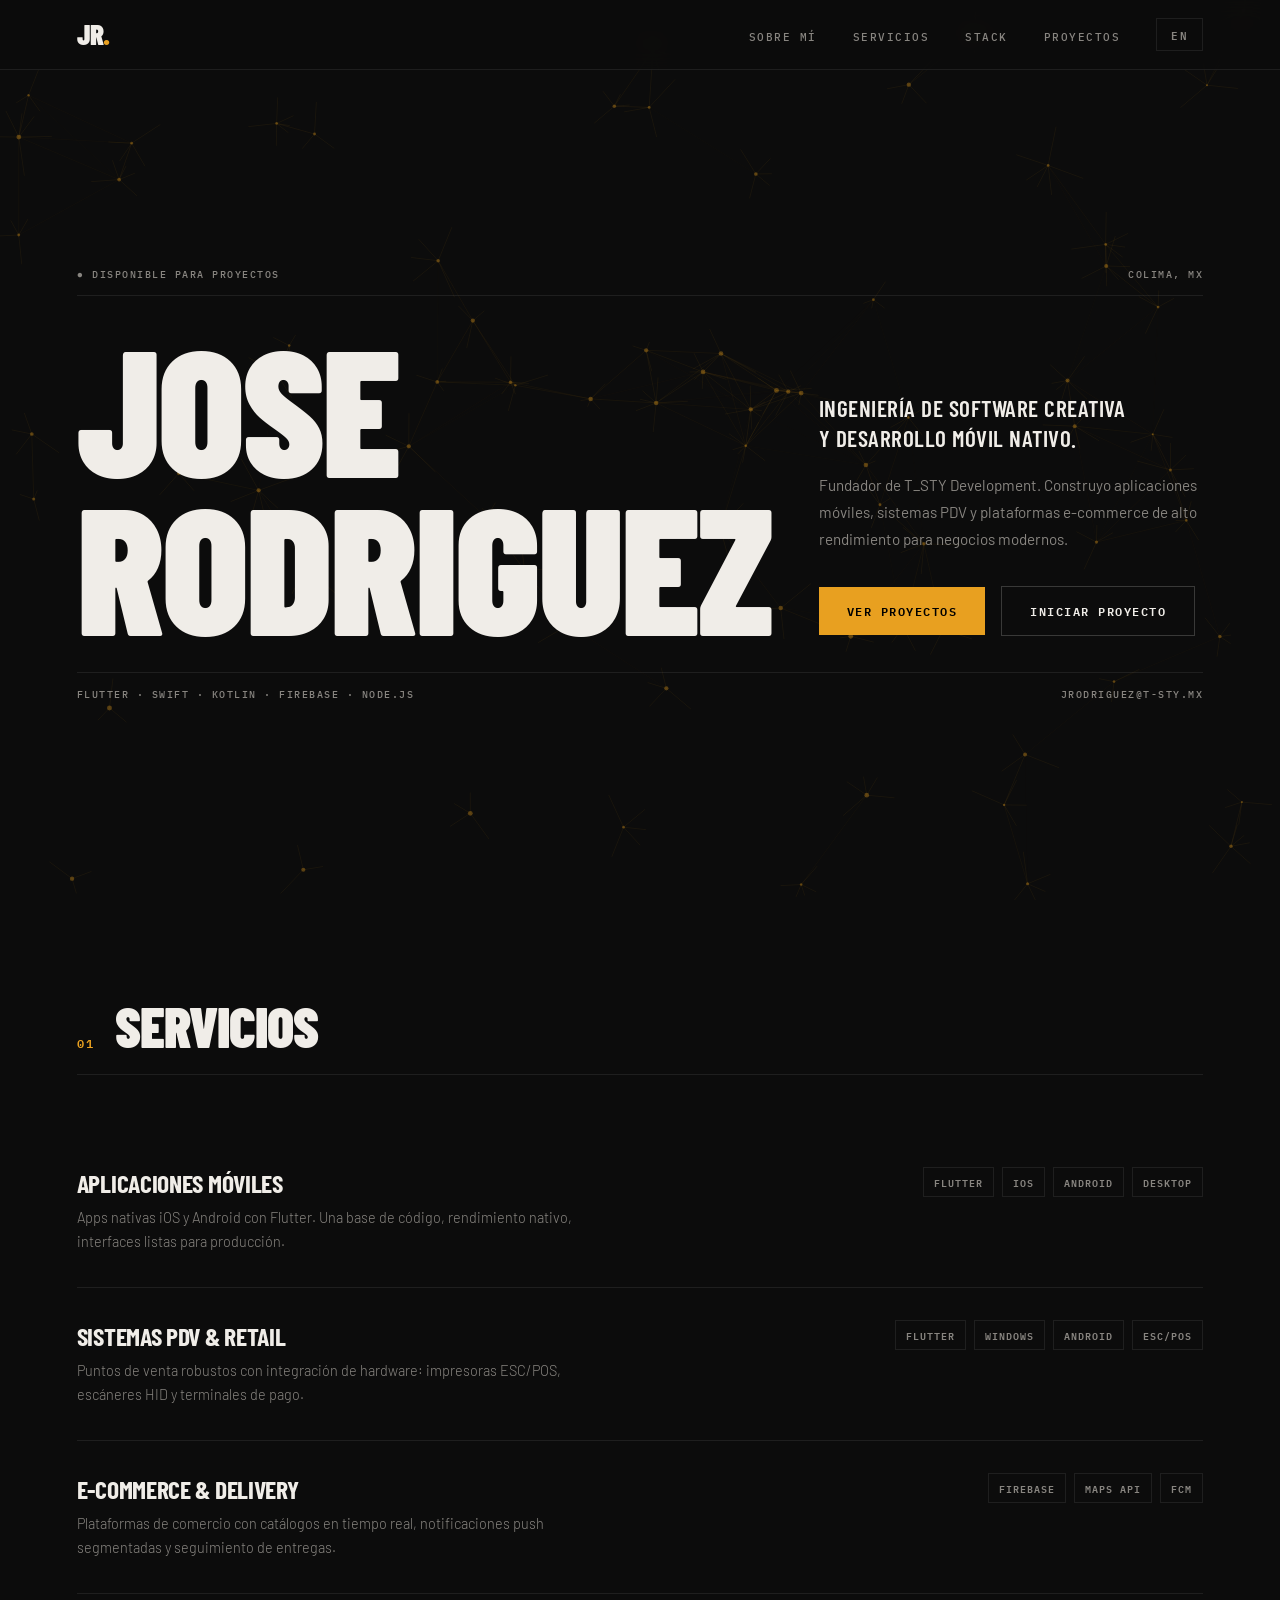
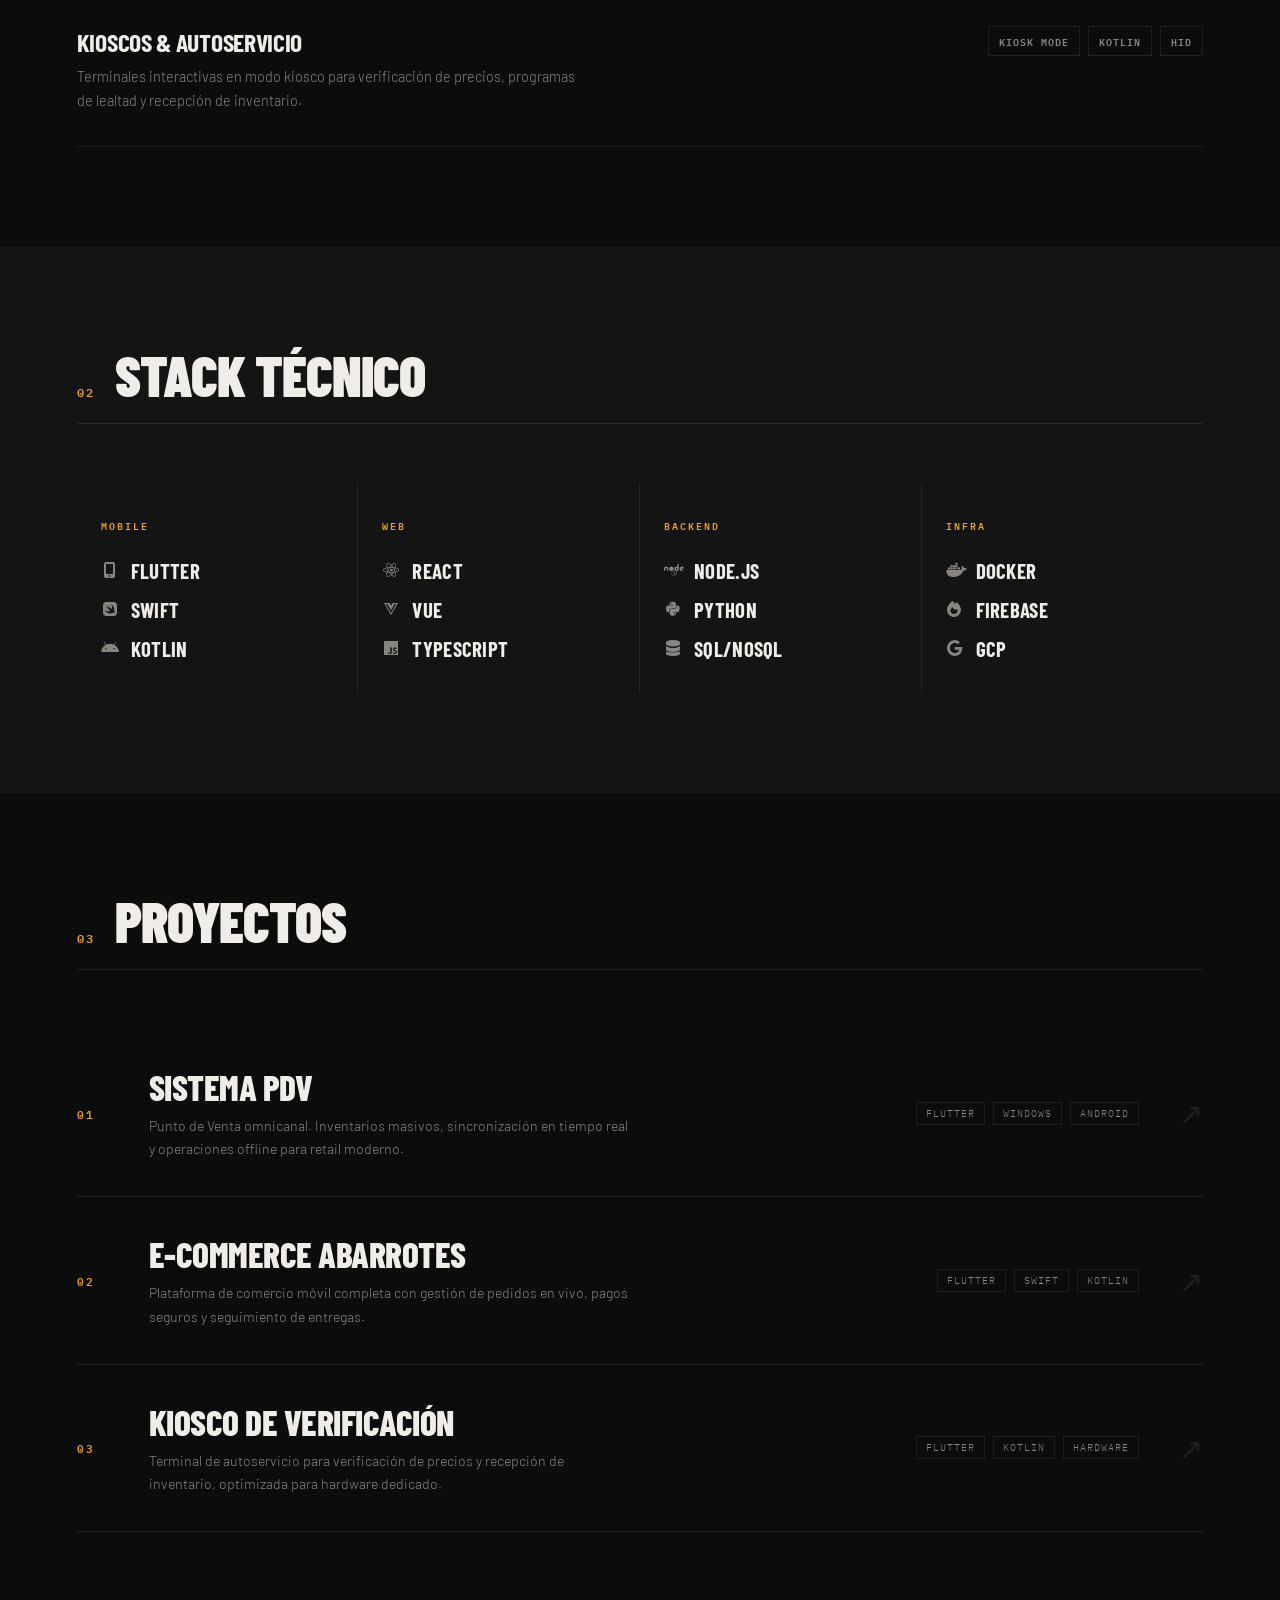
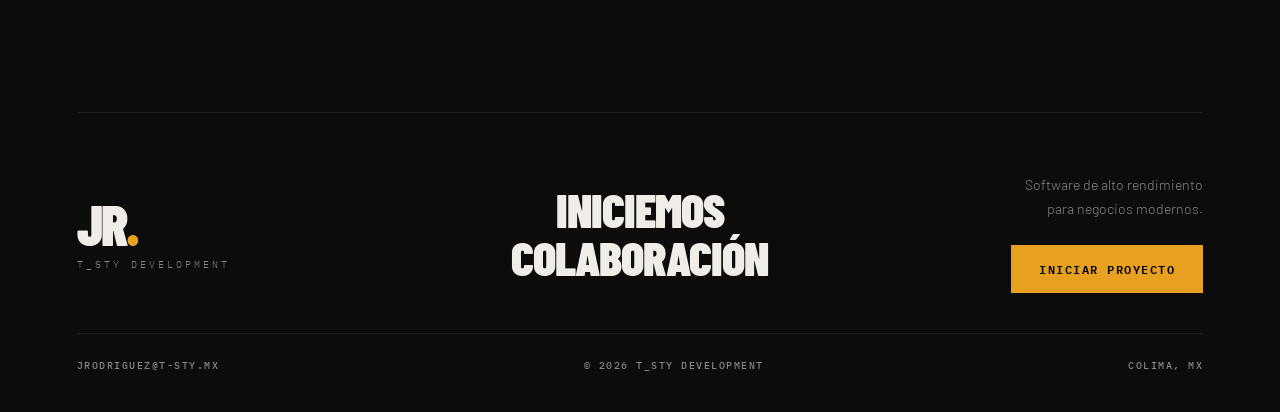
<file: index.html>
<!DOCTYPE html>
<html lang="es">
<head>
    <meta charset="UTF-8">
    <meta name="viewport" content="width=device-width, initial-scale=1.0">
    <title>Jose Rodriguez | T_STY Development</title>
    <meta name="description" content="Jose Rodriguez — Flutter & native mobile developer. Founder of JR.CORTEX Development.">
    <link href="https://fonts.googleapis.com/css2?family=Barlow+Condensed:wght@300;400;600;700;800;900&family=IBM+Plex+Mono:wght@400;500;600&family=Barlow:wght@300;400;500&display=swap" rel="stylesheet">
    <link rel="stylesheet" href="https://cdnjs.cloudflare.com/ajax/libs/font-awesome/6.4.0/css/all.min.css">
    <link rel="stylesheet" href="style.css">
</head>
<body>

    <canvas id="network-canvas"></canvas>

    <!-- NAV -->
    <nav>
        <div class="logo">JR<span class="logo-dot">.</span></div>
        <ul class="nav-links">
            <li><a href="#about" data-i18n="nav-about">SOBRE MÍ</a></li>
            <li><a href="#services" data-i18n="nav-services">SERVICIOS</a></li>
            <li><a href="#skills" data-i18n="nav-skills">STACK</a></li>
            <li><a href="#projects" data-i18n="nav-projects">PROYECTOS</a></li>
            <li><button id="lang-toggle">EN</button></li>
        </ul>
    </nav>

    <!-- HERO -->
    <header id="about" class="hero">
        <div class="hero-inner">
            <div class="hero-meta">
                <span class="mono-label" data-i18n="hero-available">● DISPONIBLE PARA PROYECTOS</span>
                <span class="mono-label">COLIMA, MX</span>
            </div>
            <div class="h-rule"></div>

            <div class="hero-name-block">
                <h1 class="hero-name">
                    <span class="name-line" style="--d:0ms">JOSE</span>
                    <span class="name-line" style="--d:80ms">RODRIGUEZ</span>
                </h1>
                <div class="hero-right">
                    <p class="hero-tagline" style="--d:200ms" data-i18n="hero-tagline">
                        Ingeniería de software creativa<br>y desarrollo móvil nativo.
                    </p>
                    <p class="hero-bio" style="--d:320ms" data-i18n="hero-bio">
                        Fundador de T_STY Development. Construyo aplicaciones
                        móviles, sistemas PDV y plataformas e-commerce de alto
                        rendimiento para negocios modernos.
                    </p>
                    <div class="hero-actions" style="--d:440ms">
                        <a href="#projects" class="cta-primary" data-i18n="btn-projects">Ver Proyectos</a>
                        <a href="#contact" class="cta-ghost" data-i18n="btn-contact">Iniciar Proyecto</a>
                    </div>
                </div>
            </div>

            <div class="h-rule"></div>
            <div class="hero-bottom-row">
                <span class="mono-label">Flutter · Swift · Kotlin · Firebase · Node.js</span>
                <a href="mailto:jrodriguez@t-sty.mx" class="mono-label email-link">jrodriguez@t-sty.mx</a>
            </div>
        </div>
    </header>

    <!-- SERVICES -->
    <section id="services" class="section">
        <div class="section-inner">
            <div class="section-header">
                <span class="section-num">01</span>
                <h2 class="section-title" data-i18n="section-services">SERVICIOS</h2>
            </div>
            <div class="services-list">
                <div class="service-row js-reveal">
                    <div class="srv-body">
                        <h3 data-i18n="srv-1-title">Aplicaciones Móviles</h3>
                        <p data-i18n="srv-1-desc">Apps nativas iOS y Android con Flutter. Una base de código, rendimiento nativo, interfaces listas para producción.</p>
                    </div>
                    <ul class="srv-tags">
                        <li>Flutter</li><li>iOS</li><li>Android</li><li>Desktop</li>
                    </ul>
                </div>
                <div class="service-row js-reveal">
                    <div class="srv-body">
                        <h3 data-i18n="srv-2-title">Sistemas PDV &amp; Retail</h3>
                        <p data-i18n="srv-2-desc">Puntos de venta robustos con integración de hardware: impresoras ESC/POS, escáneres HID y terminales de pago.</p>
                    </div>
                    <ul class="srv-tags">
                        <li>Flutter</li><li>Windows</li><li>Android</li><li>ESC/POS</li>
                    </ul>
                </div>
                <div class="service-row js-reveal">
                    <div class="srv-body">
                        <h3 data-i18n="srv-3-title">E-commerce &amp; Delivery</h3>
                        <p data-i18n="srv-3-desc">Plataformas de comercio con catálogos en tiempo real, notificaciones push segmentadas y seguimiento de entregas.</p>
                    </div>
                    <ul class="srv-tags">
                        <li>Firebase</li><li>Maps API</li><li>FCM</li>
                    </ul>
                </div>
                <div class="service-row js-reveal">
                    <div class="srv-body">
                        <h3 data-i18n="srv-4-title">Kioscos &amp; Autoservicio</h3>
                        <p data-i18n="srv-4-desc">Terminales interactivas en modo kiosco para verificación de precios, programas de lealtad y recepción de inventario.</p>
                    </div>
                    <ul class="srv-tags">
                        <li>Kiosk Mode</li><li>Kotlin</li><li>HID</li>
                    </ul>
                </div>
            </div>
        </div>
    </section>

    <!-- SKILLS -->
    <section id="skills" class="section section-alt">
        <div class="section-inner">
            <div class="section-header">
                <span class="section-num">02</span>
                <h2 class="section-title" data-i18n="section-skills">STACK TÉCNICO</h2>
            </div>
            <div class="skills-table">
                <div class="skill-group js-reveal">
                    <span class="skill-category" data-i18n="cat-mobile">MOBILE</span>
                    <div class="skill-items">
                        <div class="skill-item"><i class="fa-solid fa-mobile-screen"></i><span>Flutter</span></div>
                        <div class="skill-item"><i class="fa-brands fa-swift"></i><span>Swift</span></div>
                        <div class="skill-item"><i class="fa-brands fa-android"></i><span>Kotlin</span></div>
                    </div>
                </div>
                <div class="skill-group js-reveal">
                    <span class="skill-category" data-i18n="cat-web">WEB</span>
                    <div class="skill-items">
                        <div class="skill-item"><i class="fa-brands fa-react"></i><span>React</span></div>
                        <div class="skill-item"><i class="fa-brands fa-vuejs"></i><span>Vue</span></div>
                        <div class="skill-item"><i class="fa-brands fa-js"></i><span>TypeScript</span></div>
                    </div>
                </div>
                <div class="skill-group js-reveal">
                    <span class="skill-category" data-i18n="cat-back">BACKEND</span>
                    <div class="skill-items">
                        <div class="skill-item"><i class="fa-brands fa-node"></i><span>Node.js</span></div>
                        <div class="skill-item"><i class="fa-brands fa-python"></i><span>Python</span></div>
                        <div class="skill-item"><i class="fa-solid fa-database"></i><span>SQL/NoSQL</span></div>
                    </div>
                </div>
                <div class="skill-group js-reveal">
                    <span class="skill-category" data-i18n="cat-infra">INFRA</span>
                    <div class="skill-items">
                        <div class="skill-item"><i class="fa-brands fa-docker"></i><span>Docker</span></div>
                        <div class="skill-item"><i class="fa-solid fa-fire"></i><span>Firebase</span></div>
                        <div class="skill-item"><i class="fa-brands fa-google"></i><span>GCP</span></div>
                    </div>
                </div>
            </div>
        </div>
    </section>

    <!-- PROJECTS -->
    <section id="projects" class="section">
        <div class="section-inner">
            <div class="section-header">
                <span class="section-num">03</span>
                <h2 class="section-title" data-i18n="section-work">PROYECTOS</h2>
            </div>
            <div class="projects-list">
                <a href="pdv.html" class="project-row js-reveal">
                    <div class="proj-number">01</div>
                    <div class="proj-info">
                        <h3 class="proj-title" data-i18n="proj-1-title">Sistema PDV</h3>
                        <p class="proj-desc" data-i18n="proj-1-desc">Punto de Venta omnicanal. Inventarios masivos, sincronización en tiempo real y operaciones offline para retail moderno.</p>
                    </div>
                    <div class="proj-stack">
                        <span>Flutter</span><span>Windows</span><span>Android</span>
                    </div>
                    <span class="proj-arrow">&#8599;</span>
                </a>
                <a href="grocery.html" class="project-row js-reveal">
                    <div class="proj-number">02</div>
                    <div class="proj-info">
                        <h3 class="proj-title" data-i18n="proj-2-title">E-commerce Abarrotes</h3>
                        <p class="proj-desc" data-i18n="proj-2-desc">Plataforma de comercio móvil completa con gestión de pedidos en vivo, pagos seguros y seguimiento de entregas.</p>
                    </div>
                    <div class="proj-stack">
                        <span>Flutter</span><span>Swift</span><span>Kotlin</span>
                    </div>
                    <span class="proj-arrow">&#8599;</span>
                </a>
                <a href="kiosk.html" class="project-row js-reveal">
                    <div class="proj-number">03</div>
                    <div class="proj-info">
                        <h3 class="proj-title" data-i18n="proj-3-title">Kiosco de Verificación</h3>
                        <p class="proj-desc" data-i18n="proj-3-desc">Terminal de autoservicio para verificación de precios y recepción de inventario, optimizada para hardware dedicado.</p>
                    </div>
                    <div class="proj-stack">
                        <span>Flutter</span><span>Kotlin</span><span>Hardware</span>
                    </div>
                    <span class="proj-arrow">&#8599;</span>
                </a>
            </div>
        </div>
    </section>

    <!-- FOOTER -->
    <footer id="contact" class="footer">
        <div class="footer-inner">
            <div class="h-rule footer-rule-top"></div>
            <div class="footer-main">
                <div class="footer-left">
                    <div class="footer-logo">JR<span class="logo-dot">.</span></div>
                    <p class="footer-company">T_STY DEVELOPMENT</p>
                </div>
                <div class="footer-center">
                    <h2 class="footer-cta" data-i18n="footer-title">Iniciemos<br>Colaboración</h2>
                </div>
                <div class="footer-right">
                    <p class="footer-sub" data-i18n="footer-sub">Software de alto rendimiento<br>para negocios modernos.</p>
                    <a href="mailto:jrodriguez@t-sty.mx" class="cta-primary" data-i18n="btn-email">Iniciar Proyecto</a>
                </div>
            </div>
            <div class="h-rule footer-rule-bottom"></div>
            <div class="footer-bottom">
                <span class="mono-label">jrodriguez@t-sty.mx</span>
                <span class="mono-label">&copy; <span id="year"></span> T_STY Development</span>
                <span class="mono-label">Colima, MX</span>
            </div>
        </div>
    </footer>

    <script src="script.js"></script>
</body>
</html>
</file>
<file: style.css>
/* =====================================================
   JR.CORTEX — DARK INDUSTRIAL EDITORIAL THEME
   Fonts: Barlow Condensed (display) + IBM Plex Mono (accent) + Barlow (body)
   Palette: #0c0c0c bg · #f0ede8 text · #e8a020 amber accent · #1e1e1e surface
   ===================================================== */

:root {
    --bg:          #0c0c0c;
    --bg-alt:      #141414;
    --surface:     #1a1a1a;
    --border:      rgba(255,255,255,0.08);
    --text:        #f0ede8;
    --muted:       #888580;
    --accent:      #e8a020;
    --accent-dim:  rgba(232,160,32,0.12);
    --font-display: 'Barlow Condensed', sans-serif;
    --font-mono:    'IBM Plex Mono', monospace;
    --font-body:    'Barlow', sans-serif;
}

* { margin: 0; padding: 0; box-sizing: border-box; scroll-behavior: smooth; }
::-webkit-scrollbar { width: 0; background: transparent; }

body {
    background: var(--bg);
    color: var(--text);
    font-family: var(--font-body);
    font-weight: 300;
    overflow-x: hidden;
}

/* ── CANVAS ── */
#network-canvas {
    position: fixed; inset: 0;
    z-index: -1;
    background: var(--bg);
}

/* ── NAV ── */
nav {
    position: sticky; top: 0; z-index: 100;
    display: flex; justify-content: space-between; align-items: center;
    padding: 18px 6%;
    background: rgba(12,12,12,0.92);
    backdrop-filter: blur(12px);
    border-bottom: 1px solid var(--border);
}

.logo {
    font-family: var(--font-display);
    font-size: 1.8rem; font-weight: 900;
    letter-spacing: -1px; color: var(--text);
    line-height: 1;
}
.logo-dot { color: var(--accent); }

.nav-links {
    display: flex; gap: 36px; list-style: none; align-items: center;
}
.nav-links a {
    font-family: var(--font-mono);
    font-size: 0.68rem; font-weight: 500;
    letter-spacing: 1.5px; color: var(--muted);
    text-decoration: none; transition: color 0.2s;
}
.nav-links a:hover { color: var(--text); }

#lang-toggle {
    font-family: var(--font-mono); font-size: 0.68rem;
    font-weight: 600; letter-spacing: 1.5px;
    background: transparent; border: 1px solid var(--border);
    color: var(--muted); padding: 6px 14px; cursor: pointer;
    transition: all 0.2s;
}
#lang-toggle:hover { border-color: var(--accent); color: var(--accent); }

/* ── SHARED UTILS ── */
.h-rule {
    width: 100%; height: 1px;
    background: var(--border);
}

.mono-label {
    font-family: var(--font-mono);
    font-size: 0.65rem; font-weight: 500;
    letter-spacing: 1.5px; color: var(--muted);
    text-transform: uppercase;
}

.email-link {
    color: var(--muted); text-decoration: none;
    transition: color 0.2s;
}
.email-link:hover { color: var(--accent); }

/* ── CTAs ── */
.cta-primary {
    display: inline-block;
    font-family: var(--font-mono); font-size: 0.72rem;
    font-weight: 600; letter-spacing: 1.5px;
    background: var(--accent); color: #000;
    padding: 14px 28px; text-decoration: none;
    text-transform: uppercase;
    transition: background 0.2s, transform 0.2s;
}
.cta-primary:hover { background: #f0b030; transform: translateY(-1px); }

.cta-ghost {
    display: inline-block;
    font-family: var(--font-mono); font-size: 0.72rem;
    font-weight: 600; letter-spacing: 1.5px;
    background: transparent;
    border: 1px solid rgba(240,237,232,0.2);
    color: var(--text);
    padding: 14px 28px; text-decoration: none;
    text-transform: uppercase; margin-left: 16px;
    transition: border-color 0.2s, color 0.2s;
}
.cta-ghost:hover { border-color: var(--text); }

/* ── HERO ── */
.hero {
    min-height: 92vh;
    display: flex; align-items: center;
    padding: 0 6%;
}

.hero-inner { width: 100%; }

.hero-meta {
    display: flex; justify-content: space-between; align-items: center;
    padding: 14px 0;
}

/* ── NAME BLOCK ── */
.hero-name-block {
    display: flex;
    align-items: flex-end;
    gap: 48px;
    padding: 32px 0 28px;
}

.hero-name {
    display: flex; flex-direction: column;
    font-family: var(--font-display);
    font-weight: 900;
    font-size: clamp(5.5rem, 14vw, 14rem);
    line-height: 0.88;
    letter-spacing: -3px;
    color: var(--text);
    flex-shrink: 0;
}

/* Staggered reveal */
.name-line {
    display: block;
    opacity: 0;
    transform: translateY(40px);
    animation: slideUp 0.7s cubic-bezier(0.22,1,0.36,1) forwards;
    animation-delay: var(--d);
}

@keyframes slideUp {
    to { opacity: 1; transform: translateY(0); }
}

.hero-right {
    padding-bottom: 8px;
    max-width: 420px;
    opacity: 0;
    animation: fadeIn 0.6s ease forwards;
    animation-delay: 500ms;
}

@keyframes fadeIn {
    to { opacity: 1; }
}

.hero-tagline {
    font-family: var(--font-display);
    font-size: 1.45rem; font-weight: 600;
    color: var(--text); line-height: 1.3;
    margin-bottom: 18px;
    text-transform: uppercase; letter-spacing: 0.5px;
}

.hero-bio {
    font-size: 0.95rem; font-weight: 400;
    color: var(--muted); line-height: 1.8;
    margin-bottom: 32px;
}

.hero-actions {
    display: flex; align-items: center; flex-wrap: wrap; gap: 0;
}

.hero-bottom-row {
    display: flex; justify-content: space-between; align-items: center;
    padding: 14px 0;
}

/* ── SECTION SHARED ── */
.section { padding: 100px 6%; }
.section-alt { background: var(--bg-alt); }

.section-inner { max-width: 1200px; margin: 0 auto; }

.section-header {
    display: flex; align-items: baseline; gap: 20px;
    margin-bottom: 60px;
    border-bottom: 1px solid var(--border);
    padding-bottom: 20px;
}

.section-num {
    font-family: var(--font-mono);
    font-size: 0.72rem; font-weight: 600;
    color: var(--accent); letter-spacing: 2px;
}

.section-title {
    font-family: var(--font-display);
    font-size: 3.5rem; font-weight: 900;
    letter-spacing: -1px; color: var(--text);
    line-height: 1;
    text-transform: uppercase;
}

/* ── SERVICES ── */
.services-list { display: flex; flex-direction: column; }

.service-row {
    display: flex; align-items: flex-start;
    gap: 40px;
    padding: 32px 0;
    border-bottom: 1px solid var(--border);
    opacity: 0; transform: translateY(24px);
    transition: opacity 0.5s ease, transform 0.5s ease;
}
.service-row.visible { opacity: 1; transform: translateY(0); }

.srv-body { flex: 1; }
.srv-body h3 {
    font-family: var(--font-display);
    font-size: 1.6rem; font-weight: 700;
    color: var(--text); letter-spacing: -0.3px;
    margin-bottom: 8px; text-transform: uppercase;
    transition: color 0.2s;
}
.service-row:hover .srv-body h3 { color: var(--accent); }
.srv-body p {
    font-size: 0.9rem; color: var(--muted);
    line-height: 1.7; max-width: 500px;
}

.srv-tags {
    list-style: none;
    display: flex; flex-wrap: wrap; gap: 8px;
    align-self: flex-start;
    min-width: 200px; justify-content: flex-end;
}
.srv-tags li {
    font-family: var(--font-mono);
    font-size: 0.62rem; font-weight: 600;
    letter-spacing: 1px; text-transform: uppercase;
    border: 1px solid var(--border);
    color: var(--muted); padding: 5px 10px;
    transition: border-color 0.2s, color 0.2s;
}
.service-row:hover .srv-tags li { border-color: rgba(232,160,32,0.3); color: var(--accent); }

/* ── SKILLS ── */
.skills-table {
    display: grid;
    grid-template-columns: repeat(4, 1fr);
    gap: 0;
}

.skill-group {
    padding: 32px 24px;
    border-right: 1px solid var(--border);
    opacity: 0; transform: translateY(20px);
    transition: opacity 0.5s ease, transform 0.5s ease;
}
.skill-group:last-child { border-right: none; }
.skill-group.visible { opacity: 1; transform: translateY(0); }

.skill-category {
    display: block;
    font-family: var(--font-mono); font-size: 0.6rem;
    font-weight: 600; letter-spacing: 2px;
    color: var(--accent); margin-bottom: 24px;
    text-transform: uppercase;
}

.skill-items { display: flex; flex-direction: column; gap: 14px; }

.skill-item {
    display: flex; align-items: center; gap: 12px;
    font-family: var(--font-display);
    font-size: 1.3rem; font-weight: 700;
    color: var(--text); letter-spacing: 0.3px;
    text-transform: uppercase;
    transition: color 0.2s;
}
.skill-group:hover .skill-item { color: var(--muted); }
.skill-group:hover .skill-item:hover { color: var(--text); }

.skill-item i {
    font-size: 1rem; color: var(--muted);
    width: 18px; text-align: center;
    transition: color 0.2s;
}
.skill-item:hover i { color: var(--accent); }

/* ── PROJECTS ── */
.projects-list { display: flex; flex-direction: column; }

.project-row {
    display: flex; align-items: center; gap: 40px;
    padding: 36px 0;
    border-bottom: 1px solid var(--border);
    text-decoration: none; color: inherit;
    opacity: 0; transform: translateX(-20px);
    transition: opacity 0.5s ease, transform 0.5s ease, background 0.3s;
}
.project-row.visible { opacity: 1; transform: translateX(0); }
.project-row:hover { background: rgba(255,255,255,0.02); margin: 0 -24px; padding-left: 24px; padding-right: 24px; }

.proj-number {
    font-family: var(--font-mono);
    font-size: 0.68rem; font-weight: 600;
    color: var(--accent); letter-spacing: 2px;
    flex-shrink: 0; width: 32px;
}

.proj-info { flex: 1; }
.proj-title {
    font-family: var(--font-display);
    font-size: 2.2rem; font-weight: 800;
    letter-spacing: -0.5px; color: var(--text);
    text-transform: uppercase; margin-bottom: 6px;
    transition: color 0.2s;
}
.project-row:hover .proj-title { color: var(--accent); }

.proj-desc {
    font-size: 0.88rem; color: var(--muted);
    line-height: 1.65; max-width: 480px;
}

.proj-stack {
    display: flex; flex-wrap: wrap; gap: 8px;
    min-width: 180px; justify-content: flex-end;
}
.proj-stack span {
    font-family: var(--font-mono);
    font-size: 0.6rem; letter-spacing: 1px;
    color: var(--muted); text-transform: uppercase;
    border: 1px solid var(--border);
    padding: 4px 9px;
}

.proj-arrow {
    font-size: 1.8rem;
    color: var(--border); flex-shrink: 0;
    transition: color 0.2s, transform 0.2s;
}
.project-row:hover .proj-arrow {
    color: var(--accent);
    transform: translate(3px, -3px);
}

/* ── FOOTER ── */
.footer {
    background: var(--bg);
    padding: 80px 6% 40px;
}
.footer-inner { max-width: 1200px; margin: 0 auto; }

.footer-rule-top { margin-bottom: 60px; }
.footer-rule-bottom { margin: 40px 0 24px; }

.footer-main {
    display: grid;
    grid-template-columns: 1fr 1fr 1fr;
    align-items: center;
    gap: 40px;
}

.footer-logo {
    font-family: var(--font-display);
    font-size: 3.5rem; font-weight: 900;
    color: var(--text); letter-spacing: -2px;
    line-height: 1;
}

.footer-company {
    font-family: var(--font-mono);
    font-size: 0.6rem; letter-spacing: 3px;
    color: var(--muted); margin-top: 6px;
    text-transform: uppercase;
}

.footer-cta {
    font-family: var(--font-display);
    font-size: 3rem; font-weight: 900;
    color: var(--text); line-height: 1;
    text-align: center; letter-spacing: -1px;
    text-transform: uppercase;
}

.footer-right { text-align: right; }
.footer-sub {
    font-size: 0.88rem; color: var(--muted);
    line-height: 1.7; margin-bottom: 24px;
}

.footer-bottom {
    display: flex; justify-content: space-between; align-items: center;
}

/* ── SCROLL REVEAL ── */
.js-reveal {
    opacity: 0; transform: translateY(24px);
    transition: opacity 0.6s ease, transform 0.6s ease;
}
.js-reveal.visible { opacity: 1; transform: translateY(0); }

/* ── RESPONSIVE ── */
@media (max-width: 1024px) {
    .skills-table { grid-template-columns: repeat(2, 1fr); }
    .skill-group:nth-child(2) { border-right: none; }
    .skill-group:nth-child(3) { border-right: 1px solid var(--border); border-top: 1px solid var(--border); }
    .skill-group:nth-child(4) { border-right: none; border-top: 1px solid var(--border); }
    .footer-main { grid-template-columns: 1fr 1fr; }
    .footer-center { grid-column: 1 / -1; text-align: center; }
    .footer-right { text-align: left; }
}

@media (max-width: 768px) {
    nav { padding: 16px 5%; }
    .nav-links { gap: 18px; }
    .nav-links a, .nav-links li:not(:last-child) { display: none; }
    .nav-links li:last-child { display: flex; }

    .hero { padding: 40px 5%; }
    .hero-name-block { flex-direction: column; align-items: flex-start; gap: 24px; }
    .hero-name { font-size: clamp(4rem, 18vw, 7rem); letter-spacing: -2px; }
    .hero-right { max-width: 100%; }
    .hero-actions { flex-direction: column; gap: 12px; }
    .cta-ghost { margin-left: 0; }
    .hero-bottom-row { flex-direction: column; gap: 8px; align-items: flex-start; }

    .section { padding: 70px 5%; }
    .section-title { font-size: 2.5rem; }
    .skills-table { grid-template-columns: 1fr 1fr; }
    .service-row { flex-direction: column; gap: 20px; }
    .srv-tags { justify-content: flex-start; }
    .project-row { flex-wrap: wrap; gap: 20px; }
    .proj-stack { justify-content: flex-start; }
    .footer-main { grid-template-columns: 1fr; text-align: left; }
    .footer-right { text-align: left; }
    .footer-cta { font-size: 2rem; text-align: left; }
    .footer-bottom { flex-direction: column; gap: 8px; align-items: flex-start; }
}

/* ============================================================
   DEVICE EMULATOR STYLES — used by pdv.html / grocery.html / kiosk.html
   ============================================================ */

.device-screen { background: #000; width: 100%; height: 100%; overflow: hidden; position: relative; border-radius: 4px; }
.app-poster { width: 100%; height: 100%; position: absolute; top:0; left:0; cursor: pointer; z-index: 20; }
.app-poster img { width: 100%; height: 100%; object-fit: cover; opacity: 0.8; transition: 0.3s; }
.app-poster:hover img { opacity: 0.6; }
.play-overlay { position: absolute; top: 50%; left: 50%; transform: translate(-50%, -50%); }
.launch-btn {
    background: #e8a020; color: #000; border: none; padding: 15px 30px;
    font-size: 1.1rem; font-weight: 700; cursor: pointer;
    box-shadow: 0 10px 20px rgba(232,160,32,0.3);
    transition: 0.2s; display: flex; align-items: center; gap: 10px;
    font-family: 'IBM Plex Mono', monospace; letter-spacing: 1px; text-transform: uppercase;
}
.launch-btn:hover { transform: scale(1.05); background: #f0b030; }
#app-frame { width: 100%; height: 100%; display: none; background: #fff; border: none; }
.device-camera { width: 12px; height: 12px; background: #333; border-radius: 50%; position: absolute; top: 8px; left: 50%; transform: translateX(-50%); z-index: 5; }

/* DESK LAYOUT */
.desk-surface { display: flex; justify-content: center; align-items: flex-end; gap: 40px; padding-bottom: 0px; border-bottom: 4px solid #333; margin-bottom: 40px; width: 100%; }
.peripheral { position: relative; z-index: 2; }

/* PRINTER */
.printer-unit { width: 160px; margin-bottom: 0; position: relative; flex-shrink: 0; }
.printer-body { width: 160px; height: 110px; background: linear-gradient(to bottom, #2d2d2d, #1a1a1a); border-radius: 12px 12px 0 0; position: relative; box-shadow: inset 0 1px 0 rgba(255,255,255,0.1); }
.paper-exit { width: 120px; height: 8px; background: #000; margin: 0 auto; border-radius: 0 0 4px 4px; }
.led-light { position: absolute; bottom: 15px; right: 15px; width: 6px; height: 6px; background: #00ff00; border-radius: 50%; box-shadow: 0 0 8px #00ff00; }
.brand-label { position: absolute; bottom: 15px; left: 15px; color: #555; font-weight: bold; font-size: 0.7rem; font-family: sans-serif; }
.receipt { width: 100px; background: #fff; margin: 0 auto; padding: 10px; font-family: 'Courier New', monospace; font-size: 0.55rem; color: #333; position: absolute; bottom: 110px; left: 30px; box-shadow: 0 -5px 15px rgba(0,0,0,0.1); transform: rotate(-1deg); z-index: 1; }
.jagged-edge { position: absolute; top: -5px; left: 0; width: 100%; height: 5px; background: radial-gradient(circle, transparent 50%, #fff 50%); background-size: 10px 10px; background-position: 0 5px; }

/* POS SCREEN */
.frame-pos { width: 100%; max-width: 700px; aspect-ratio: 16 / 10; background: #111; border-radius: 16px; border: 1px solid #333; padding: 15px; position: relative; box-shadow: 0 10px 40px rgba(0,0,0,0.2); margin-bottom: 25px; flex-shrink: 0; overflow: hidden; }
.frame-pos .device-screen { width: 1280px; height: 800px; position: absolute; top: 50%; left: 50%; transform: translate(-50%, -50%) scale(0.508); transform-origin: center center; z-index: 10; }
.frame-pos::after { content: ''; position: absolute; bottom: -25px; left: 30%; width: 40%; height: 25px; background: linear-gradient(to right, #222, #111, #222); z-index: -1; transform: perspective(100px) rotateX(10deg); }
.frame-pos::before { content: ''; position: absolute; bottom: -25px; left: 25%; width: 50%; height: 5px; background: #000; border-radius: 10px; z-index: -1; }
.device-logo { position: absolute; bottom: 2px; left: 50%; transform: translateX(-50%); color: #444; font-weight: bold; font-size: 0.6rem; letter-spacing: 2px; z-index: 20; }

/* SCANNER */
.scanner-unit { width: 100px; height: 160px; position: relative; margin-bottom: 0; flex-shrink: 0; }
.scanner-gun { position: relative; top: 10px; transform: rotate(-15deg); z-index: 5; }
.scanner-head { width: 70px; height: 50px; background: linear-gradient(to bottom, #333, #222); border-radius: 8px 15px 5px 8px; position: absolute; top: 0; left: 0; }
.scanner-glass { width: 10px; height: 36px; background: #111; position: absolute; right: -2px; top: 7px; border-left: 1px solid #444; }
.laser-beam { width: 100%; height: 2px; background: red; position: absolute; top: 50%; box-shadow: 0 0 5px red; opacity: 0.8; }
.scanner-handle { width: 32px; height: 80px; background: linear-gradient(to right, #2a2a2a, #1a1a1a); border-radius: 0 0 15px 15px; position: absolute; top: 45px; left: 10px; transform: rotate(15deg); }
.scanner-trigger { width: 8px; height: 20px; background: #000; position: absolute; top: 5px; right: -4px; border-radius: 2px; }
.scanner-neck { width: 40px; height: 20px; background: #222; position: absolute; top: 35px; left: 5px; border-radius: 5px; }
.scanner-base { width: 80px; height: 40px; background: #111; border-radius: 10px 10px 0 0; position: absolute; bottom: 0; left: 10px; z-index: 1; border-bottom: 2px solid #333; }
.base-slot { width: 50px; height: 10px; background: #000; margin: 5px auto; border-radius: 10px; }

/* MOBILE FLAGSHIP */
.frame-mobile { width: 360px; height: 740px; background: #1a1a1a; border-radius: 45px; padding: 12px; position: relative; box-shadow: 0 0 0 2px #333, 0 0 0 4px #555, 0 30px 60px rgba(0,0,0,0.4); margin: 0 auto; border: 1px solid #000; }
.frame-mobile .device-screen { width: 100%; height: 100%; background: #000; border-radius: 35px; overflow: hidden; position: relative; }
.frame-mobile .app-poster img { border-radius: 35px; }
.dynamic-island { position: absolute; top: 22px; left: 50%; transform: translateX(-50%); width: 100px; height: 28px; background: #000; border-radius: 20px; z-index: 50; }
.side-btn { position: absolute; background: #2a2a2a; border-radius: 4px 0 0 4px; left: -6px; width: 4px; box-shadow: inset -1px 0 2px rgba(0,0,0,0.5); }
.btn-vol-up { top: 120px; height: 40px; }
.btn-vol-down { top: 170px; height: 40px; }
.btn-power { top: 140px; height: 60px; right: -6px; left: auto; border-radius: 0 4px 4px 0; }

/* KIOSK */
.frame-kiosk { width: 100%; max-width: 720px; height: 520px; background: #2d3748; border-radius: 24px; padding: 20px 20px 70px 20px; position: relative; box-shadow: 0 0 0 4px #1a202c, 0 20px 50px rgba(0,0,0,0.4); margin: 0 auto; border: 1px solid #4a5568; z-index: 10; flex-shrink: 0; overflow: hidden; }
.frame-kiosk .device-screen { width: 1280px; height: 800px; background: #000; border-radius: 4px; border: 2px solid #1a202c; position: absolute; top: 45%; left: 50%; transform: translate(-50%, -50%) scale(0.53); transform-origin: center center; z-index: 10; }
.kiosk-header { position: absolute; top: 8px; left: 0; width: 100%; display: flex; justify-content: center; gap: 20px; z-index: 20; }
.kiosk-camera { width: 8px; height: 8px; background: #1a202c; border-radius: 50%; }
.kiosk-sensor { width: 50px; height: 6px; background: #1a202c; border-radius: 4px; }
.frame-kiosk::after { content: ''; position: absolute; bottom: -60px; left: 50%; transform: translateX(-50%); width: 200px; height: 70px; background: linear-gradient(to right, #1a202c, #2d3748, #1a202c); z-index: -1; border-radius: 0 0 20px 20px; }
.frame-kiosk::before { content: ''; position: absolute; bottom: -80px; left: 50%; transform: translateX(-50%); width: 360px; height: 25px; background: #1a202c; border-radius: 50%; box-shadow: 0 10px 30px rgba(0,0,0,0.5); z-index: -2; border-top: 2px solid #4a5568; }
.kiosk-scanner-module { position: absolute; bottom: 15px; left: 50%; transform: translateX(-50%); text-align: center; width: 100%; z-index: 20; }
.scan-window { width: 140px; height: 25px; background: #000; margin: 0 auto 4px auto; border-radius: 4px; position: relative; border: 1px solid #444; overflow: hidden; box-shadow: inset 0 0 10px rgba(0,0,0,0.8); }
.scan-laser { position: absolute; top: 50%; left: 5%; width: 90%; height: 2px; background: #e8a020; box-shadow: 0 0 10px #e8a020; animation: scanPulse 2s infinite; }
.scan-label { font-size: 0.55rem; color: #718096; letter-spacing: 3px; font-weight: bold; text-transform: uppercase; }
.kiosk-branding { position: absolute; bottom: 42px; left: 50%; transform: translateX(-50%); width: 60px; z-index: 20; display: flex; justify-content: center; }
.kiosk-branding img { width: 100%; height: auto; opacity: 0.7; }

@keyframes scanPulse {
    0%, 100% { opacity: 1; } 50% { opacity: 0.2; }
}

/* DOCUMENTATION STYLES — pdv / grocery / kiosk subpages */
.doc-container { max-width: 1000px; margin: 0 auto; padding-bottom: 100px; text-align: left; }
.credentials-card { background: #1a1a1a; color: #f0ede8; padding: 30px; border-radius: 0; margin: 40px 0 60px 0; border: 1px solid rgba(232,160,32,0.2); border-left: 3px solid #e8a020; }
.cred-header { display: flex; align-items: center; gap: 10px; margin-bottom: 10px; color: #e8a020; font-family: 'IBM Plex Mono', monospace; }
.creds-grid { display: grid; grid-template-columns: repeat(auto-fit, minmax(200px, 1fr)); gap: 20px; margin-top: 20px; }
.cred-item { background: rgba(255,255,255,0.03); padding: 15px; border-left: 2px solid #e8a020; }
.cred-label { display: block; font-size: 0.65rem; text-transform: uppercase; letter-spacing: 1.5px; color: #888580; font-family: 'IBM Plex Mono', monospace; margin-bottom: 6px; }
.cred-value { font-family: 'IBM Plex Mono', monospace; font-size: 1.05rem; font-weight: 600; color: #f0ede8; letter-spacing: 1px; }
.doc-grid { display: grid; grid-template-columns: repeat(auto-fit, minmax(400px, 1fr)); gap: 30px; margin-top: 40px; }
.doc-card { background: #141414; padding: 30px; border: 1px solid rgba(255,255,255,0.06); transition: border-color 0.3s; }
.doc-card:hover { border-color: rgba(232,160,32,0.3); }
.doc-icon { font-size: 1.5rem; color: #e8a020; margin-bottom: 20px; }
.doc-card h3 { font-family: 'Barlow Condensed', sans-serif; font-size: 1.3rem; font-weight: 700; text-transform: uppercase; margin-bottom: 10px; color: #f0ede8; letter-spacing: 0.5px; }
.doc-card p { color: #888580; line-height: 1.65; font-size: 0.9rem; }
.text-left { text-align: left; }
.doc-section h2 { font-family: 'Barlow Condensed', sans-serif; font-size: 2rem; font-weight: 800; text-transform: uppercase; margin-bottom: 20px; color: #f0ede8; border-bottom: 1px solid rgba(255,255,255,0.08); padding-bottom: 12px; display: inline-block; letter-spacing: -0.5px; }
.doc-section p { font-size: 1rem; line-height: 1.85; color: #888580; max-width: 900px; }
.tech-spec-list { list-style: none; padding: 0; }
.tech-spec-list li { padding: 14px 0; border-bottom: 1px solid rgba(255,255,255,0.05); color: #888580; font-size: 0.95rem; font-family: 'IBM Plex Mono', monospace; }
.tech-spec-list li strong { color: #e8a020; margin-right: 12px; }

/* Subpage nav/body overrides */
body.subpage { background: #0c0c0c; color: #f0ede8; }

@media (max-width: 768px) { .doc-grid { grid-template-columns: 1fr; } .creds-grid { grid-template-columns: 1fr; } }

/* ── SUBPAGE DARK OVERRIDES ── */
body[style*="background: #0c0c0c"] nav {
    background: rgba(12,12,12,0.95);
    border-bottom: 1px solid rgba(255,255,255,0.08);
}
body[style*="background: #0c0c0c"] .logo { color: #f0ede8; }
body[style*="background: #0c0c0c"] .nav-links a { color: #888580; }
body[style*="background: #0c0c0c"] .nav-links a:hover { color: #f0ede8; text-decoration: none; }
body[style*="background: #0c0c0c"] #lang-toggle { color: #888580; border-color: rgba(255,255,255,0.12); background: transparent; }
body[style*="background: #0c0c0c"] #lang-toggle:hover { border-color: #e8a020; color: #e8a020; background: transparent; }
body[style*="background: #0c0c0c"] .container { background: #0c0c0c; }
body[style*="background: #0c0c0c"] .doc-card { background: #141414; color: #f0ede8; border-color: rgba(255,255,255,0.07); }
body[style*="background: #0c0c0c"] .doc-card:hover { border-color: rgba(232,160,32,0.3); box-shadow: none; }
body[style*="background: #0c0c0c"] .doc-card h3 { color: #f0ede8; }
body[style*="background: #0c0c0c"] .doc-card p { color: #888580; }
body[style*="background: #0c0c0c"] .doc-icon { color: #e8a020; }
body[style*="background: #0c0c0c"] .doc-section h2 { color: #f0ede8; border-bottom-color: rgba(255,255,255,0.08); }
body[style*="background: #0c0c0c"] .doc-section p { color: #888580; }
body[style*="background: #0c0c0c"] .tech-spec-list li { border-bottom-color: rgba(255,255,255,0.05); color: #888580; }
body[style*="background: #0c0c0c"] .tech-spec-list li strong { color: #e8a020; }
body[style*="background: #0c0c0c"] .desk-surface { border-bottom-color: #333; }
body[style*="background: #0c0c0c"] .receipt-content { color: #333; }
body[style*="background: #0c0c0c"] .cred-header i { color: #e8a020; }
</file>
